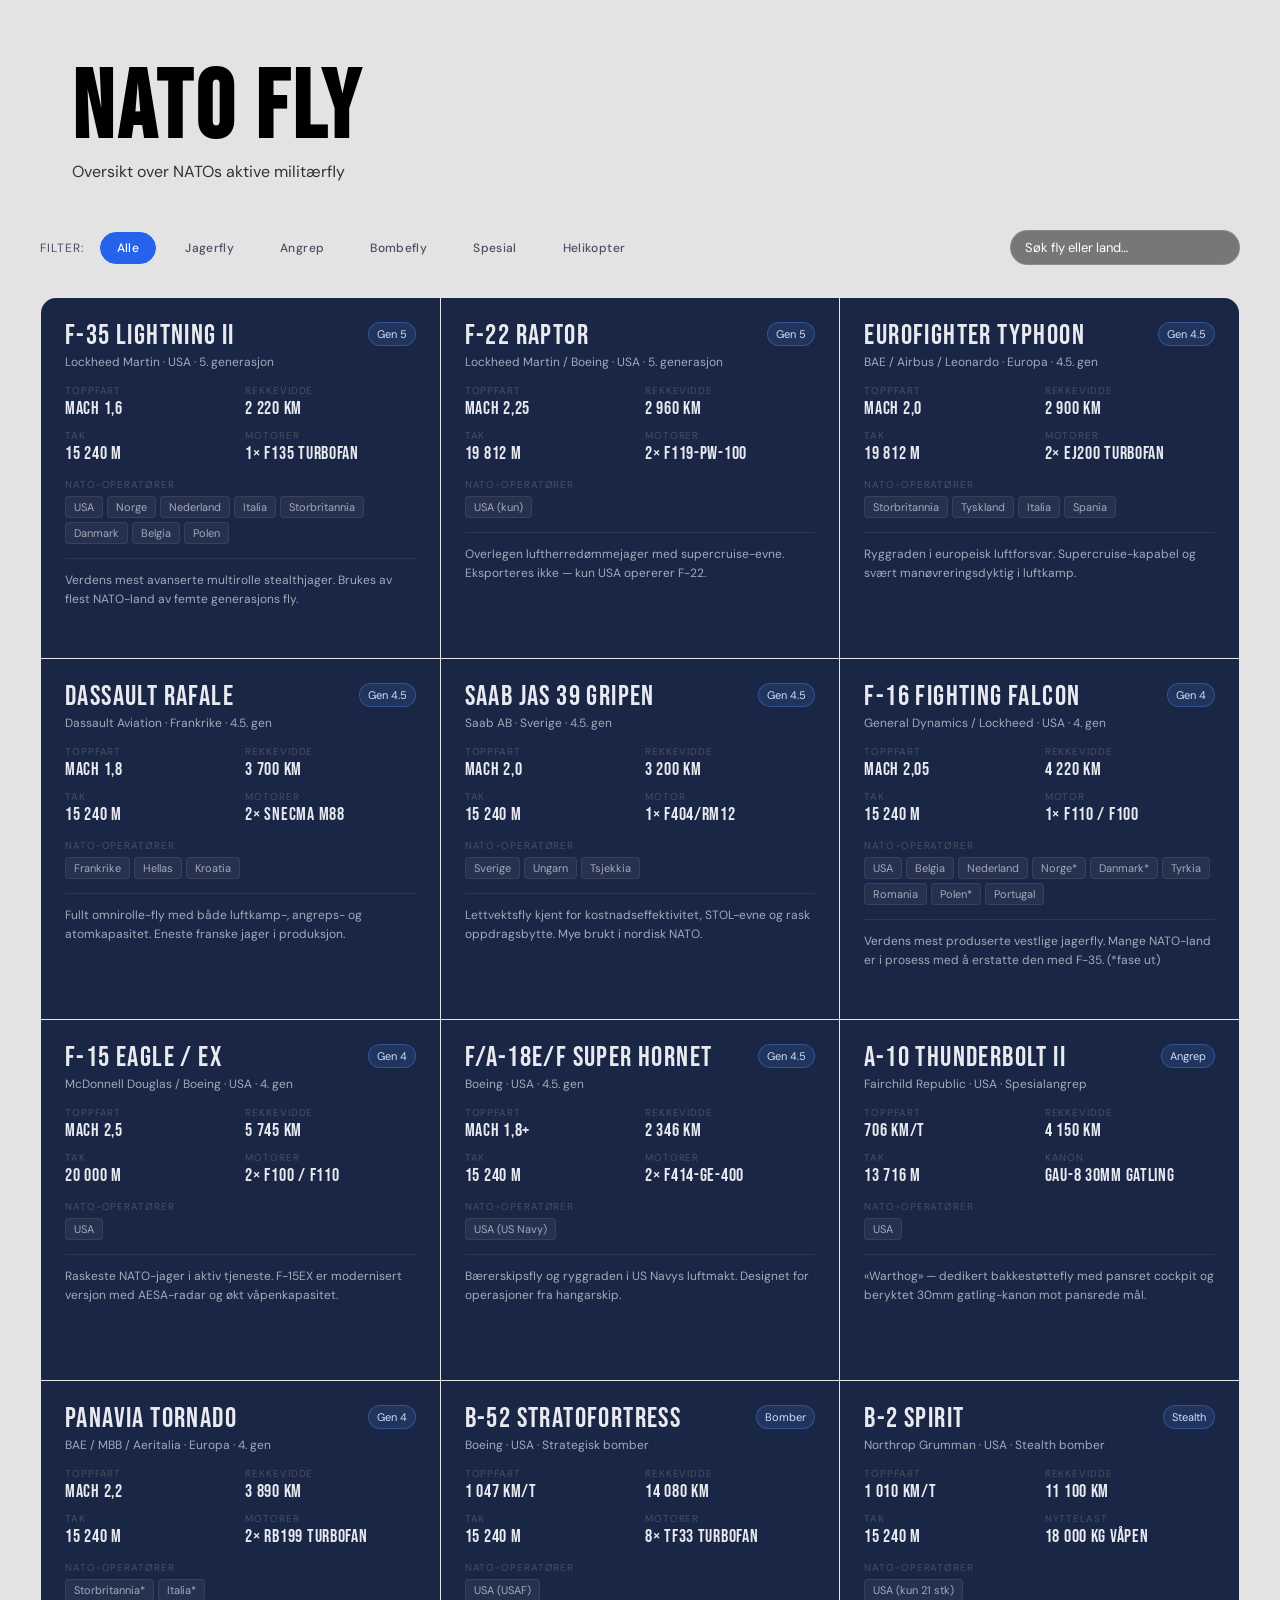
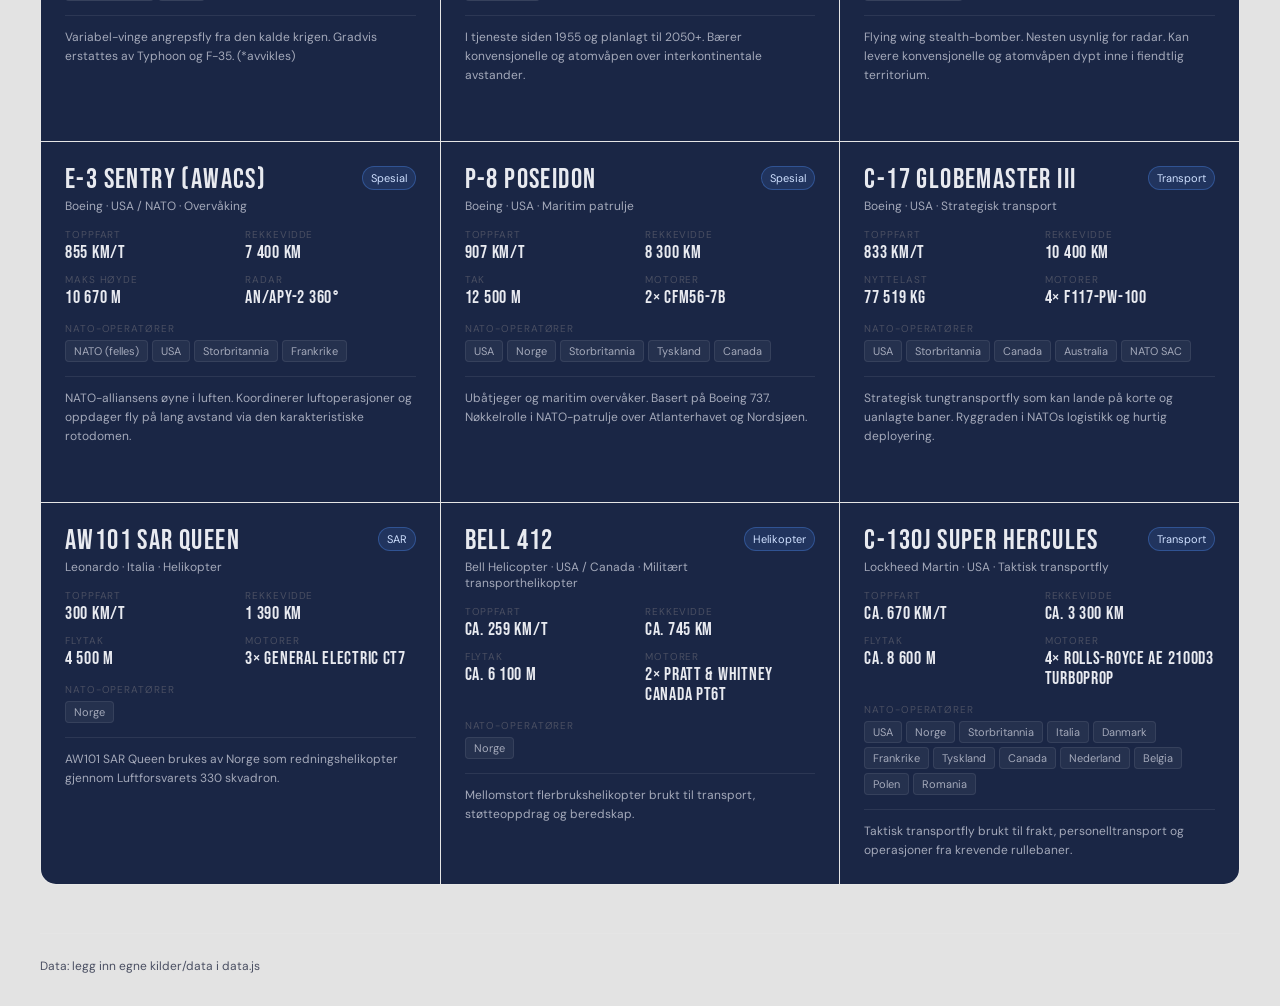
<file: index.html>
<!DOCTYPE html>
<html lang="no">
<head>
  <meta charset="UTF-8" />
  <meta name="viewport" content="width=device-width, initial-scale=1.0" />
  <title>NATO Flykatalog</title>
  <link rel="preconnect" href="https://fonts.googleapis.com" />
  <link href="https://fonts.googleapis.com/css2?family=Bebas+Neue&family=DM+Sans:wght@300;400;500&display=swap" rel="stylesheet" />
  <link rel="stylesheet" href="style.css" />
</head>
<body>
  <section class="hero">
    <h1 class="hero-title">NATO FLY</h1>
    <p class="hero-desc">Oversikt over NATOs aktive militærfly</p>
  </section>

  <div class="controls">
    <span class="controls-label">Filter:</span>
    <button class="filter-btn active" onclick="filtrer(this,'alle')">Alle</button>
    <button class="filter-btn" onclick="filtrer(this,'jager')">Jagerfly</button>
    <button class="filter-btn" onclick="filtrer(this,'angrep')">Angrep</button>
    <button class="filter-btn" onclick="filtrer(this,'bomber')">Bombefly</button>
    <button class="filter-btn" onclick="filtrer(this,'spesial')">Spesial</button>
    <button class="filter-btn" onclick="filtrer(this,'helikopter')">Helikopter</button>
    <div class="search-wrap">
      <input type="text" id="search" placeholder="Søk fly eller land…" oninput="oppdater()" />
    </div>
  </div>

  <div class="grid" id="flyGrid"></div>
  <div id="ingen">Ingen fly funnet. Prøv et annet søk eller filter.</div>

  <footer>
    <span>Data: legg inn egne kilder/data i data.js</span>
  </footer>

  <script src="data.js"></script>
  <script src="index.js"></script>
</body>
</html>
</file>
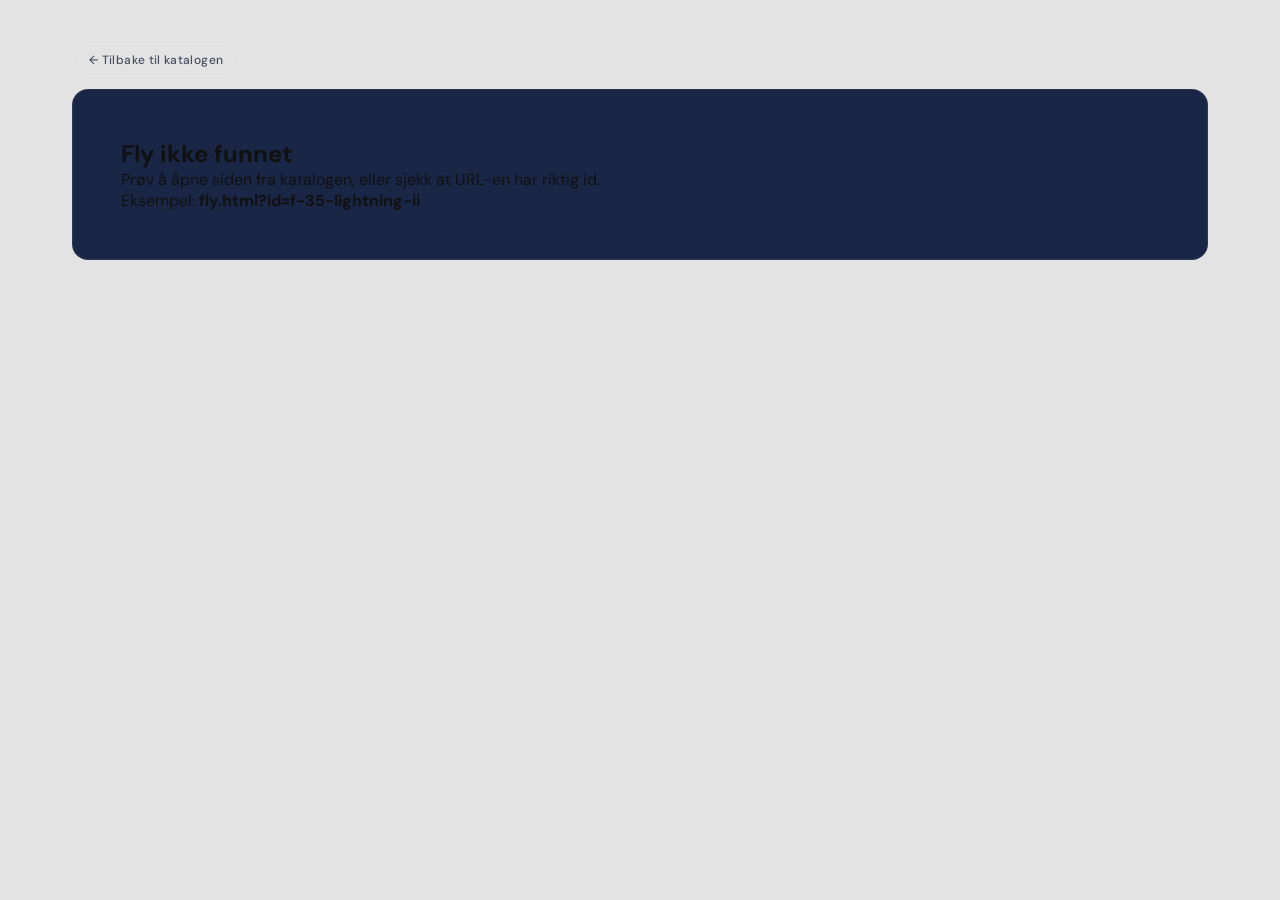
<file: fly.html>
<!DOCTYPE html>
<html lang="no">
<head>
  <meta charset="UTF-8" />
  <meta name="viewport" content="width=device-width, initial-scale=1.0" />
  <title>Flydetaljer</title>
  <link rel="preconnect" href="https://fonts.googleapis.com" />
  <link href="https://fonts.googleapis.com/css2?family=Bebas+Neue&family=DM+Sans:wght@300;400;500&display=swap" rel="stylesheet" />
  <link rel="stylesheet" href="style.css" />
</head>
<body>
  <main class="detail-page">
    <a class="back-btn" href="index.html">← Tilbake til katalogen</a>

    <section class="detail-card" id="detailCard" style="margin-top: 20px;">
      <div id="detailContent"></div>
    </section>
  </main>

  <script src="data.js"></script>
  <script src="fly.js"></script>
</body>
</html>
</file>
<file: style.css>
*, *::before, *::after { box-sizing: border-box; margin: 0; padding: 0; }

:root {
  --bg: #E3E3E3;
  --card: #1A2645;
  --card-hover: #1f2335;
  --border: rgba(255,255,255,0.08);
  --border2: rgba(255,255,255,0.14);
  --text: #e8eaf0;
  --muted: #a4a9ba;
  --dim: #4a4f62;
  --accent: #4f8ef7;
  --accent2: #2563eb;
  --radius-lg: 16px;
}

body {
  font-family: 'DM Sans', sans-serif;
  background: var(--bg);
  color: var(--text);
  min-height: 100vh;
}

.hero, .controls, .grid, footer, .detail-page { max-width: 1200px; margin-left: auto; margin-right: auto; }
.hero { padding: 4rem 2rem 3rem; }
.hero-title {
  font-family: 'Bebas Neue', sans-serif;
  font-size: clamp(56px, 8vw, 96px);
  line-height: 0.95;
  letter-spacing: 0.04em;
  color: black;
}
.hero-desc { color: #333; margin-top: 6px; }

.controls { margin-bottom: 2rem; display: flex; align-items: center; gap: 12px; flex-wrap: wrap; }
.controls-label { font-size: 12px; color: var(--dim); text-transform: uppercase; letter-spacing: 0.08em; margin-right: 4px; }
.filter-btn, .back-btn {
  font-family: 'DM Sans', sans-serif;
  font-size: 12px;
  font-weight: 500;
  padding: 7px 16px;
  border-radius: 99px;
  border: 1px solid var(--border2);
  background: transparent;
  color: var(--dim);
  cursor: pointer;
  transition: all 0.15s;
  letter-spacing: 0.03em;
  text-decoration: none;
}
.filter-btn:hover, .back-btn:hover { border-color: var(--accent); color: #111; }
.filter-btn.active { background: var(--accent2); border-color: var(--accent2); color: #fff; }
.search-wrap { margin-left: auto; position: relative; }
#search {
  font-family: 'DM Sans', sans-serif;
  font-size: 13px;
  padding: 8px 14px;
  background: #777;
  border: 1px solid var(--border2);
  border-radius: 99px;
  color: #fff;
  outline: none;
  width: 230px;
}
#search::placeholder { color: #fff; }

.grid {
  display: grid;
  grid-template-columns: repeat(auto-fill, minmax(300px, 1fr));
  gap: 1px;
  background: var(--border);
  border: 1px solid var(--border);
  border-radius: var(--radius-lg);
  overflow: hidden;
}
.fly-kort {
  background: var(--card);
  padding: 1.5rem;
  display: flex;
  flex-direction: column;
  gap: 14px;
  transition: background 0.15s, transform 0.15s;
  cursor: pointer;
  min-height: 360px;
}
.fly-kort:hover { background: var(--card-hover); transform: translateY(-2px); }
.kort-topp { display: flex; align-items: flex-start; justify-content: space-between; gap: 8px; }
.fly-navn { font-family: 'Bebas Neue', sans-serif; font-size: 28px; letter-spacing: 0.05em; line-height: 1; color: var(--text); }
.fly-sub { font-size: 12px; color: var(--muted); margin-top: 4px; }
.gen-badge { font-size: 11px; padding: 4px 8px; border-radius: 999px; background: rgba(79,142,247,.14); color: #cfe0ff; border: 1px solid rgba(79,142,247,.35); white-space: nowrap; }
.specs { display: grid; grid-template-columns: 1fr 1fr; gap: 10px; }
.spec { display: flex; flex-direction: column; gap: 2px; }
.spec-label { font-size: 10px; text-transform: uppercase; letter-spacing: 0.09em; color: var(--dim); }
.spec-val { font-family: 'Bebas Neue', sans-serif; font-size: 18px; letter-spacing: 0.04em; color: var(--text); line-height: 1.1; }
.brukere-label { font-size: 10px; text-transform: uppercase; letter-spacing: 0.09em; color: var(--dim); margin-bottom: 5px; }
.brukere { display: flex; flex-wrap: wrap; gap: 4px; }
.land-tag { font-size: 11px; padding: 3px 8px; border-radius: 4px; background: rgba(255,255,255,0.05); color: var(--muted); border: 1px solid var(--border); }
.highlight { font-size: 12px; color: var(--muted); line-height: 1.6; border-top: 1px solid var(--border); padding-top: 12px; }
#ingen { display: none; padding: 4rem 2rem; text-align: center; color: var(--dim); font-size: 14px; background: var(--card); border-radius: var(--radius-lg); border: 1px solid var(--border); max-width: 1200px; margin: 0 auto; }
footer { margin-top: 3rem; margin-bottom: 2rem; padding-top: 1.5rem; font-size: 12px; color: var(--dim); display: flex; justify-content: space-between; align-items: center; border-top: 1px solid var(--border); }

.detail-page { padding: 3rem 2rem; }
.detail-card { background: var(--card); border-radius: var(--radius-lg); padding: clamp(1.5rem, 4vw, 3rem); border: 1px solid var(--border); }
.detail-title { font-family: 'Bebas Neue', sans-serif; font-size: clamp(52px, 8vw, 92px); letter-spacing: .04em; line-height: .95; }
.detail-sub { color: var(--muted); margin: 8px 0 20px; }
.detail-layout { display: grid; grid-template-columns: 1.1fr .9fr; gap: 30px; align-items: start; }
.detail-image { min-height: 180px; border: 1px dashed var(--border2); border-radius: 14px; display: flex; align-items: center; justify-content: center; color: var(--dim); margin-bottom: 20px; }
.detail-image img { max-width: 100%; max-height: 260px; object-fit: contain; }
.detail-text { color: var(--muted); line-height: 1.8; font-size: 15px; }
.detail-specs { display: grid; grid-template-columns: 1fr; gap: 10px; }
.detail-spec-row { display: flex; justify-content: space-between; gap: 15px; border-bottom: 1px solid var(--border); padding: 10px 0; }
.detail-spec-row span:first-child { color: var(--dim); text-transform: uppercase; letter-spacing: .08em; font-size: 11px; }
.detail-spec-row span:last-child { color: var(--text); text-align: right; }
.not-found { color: #111; }

@media (max-width: 760px) {
  .hero { padding: 2.5rem 1rem 2rem; }
  .controls, .grid, footer { margin-left: 1rem; margin-right: 1rem; }
  .search-wrap { width: 100%; margin-left: 0; }
  #search { width: 100%; }
  footer { display: block; line-height: 1.7; }
  .detail-page { padding: 2rem 1rem; }
  .detail-layout { grid-template-columns: 1fr; }
}
</file>
